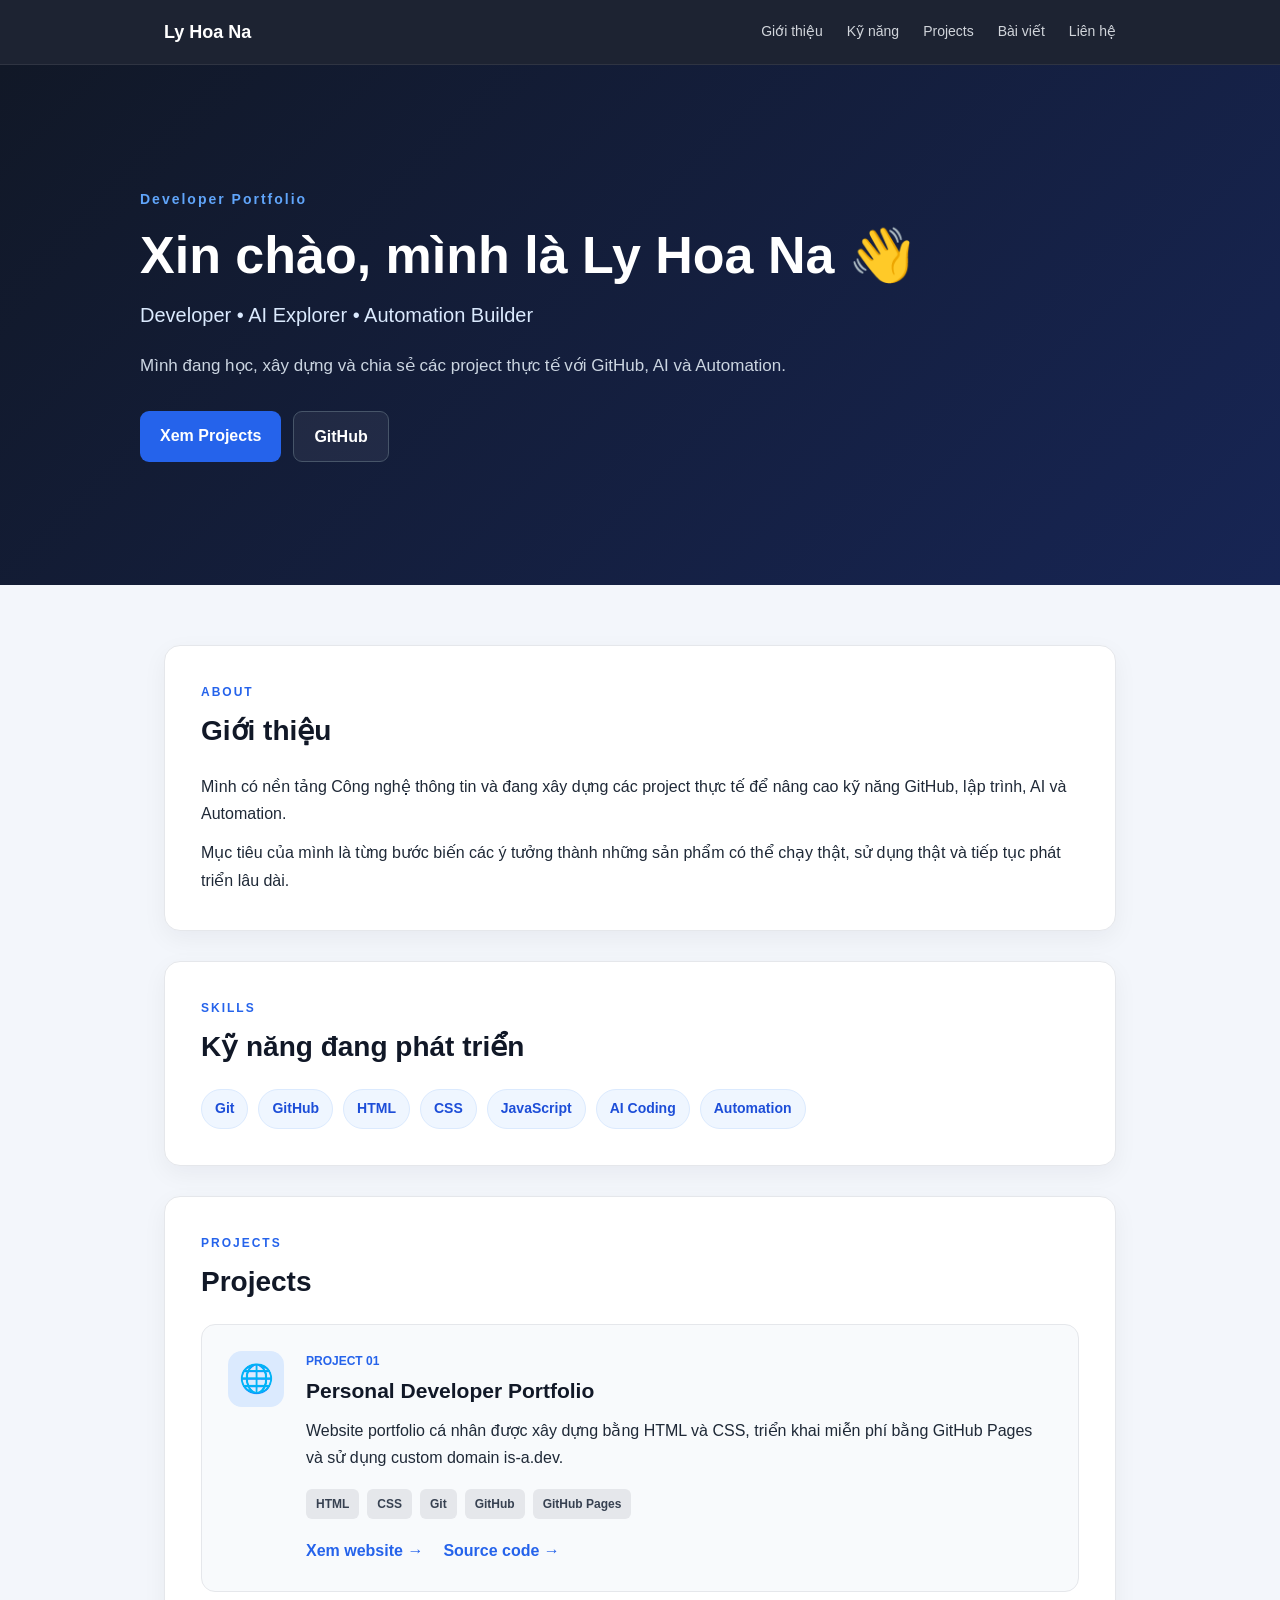
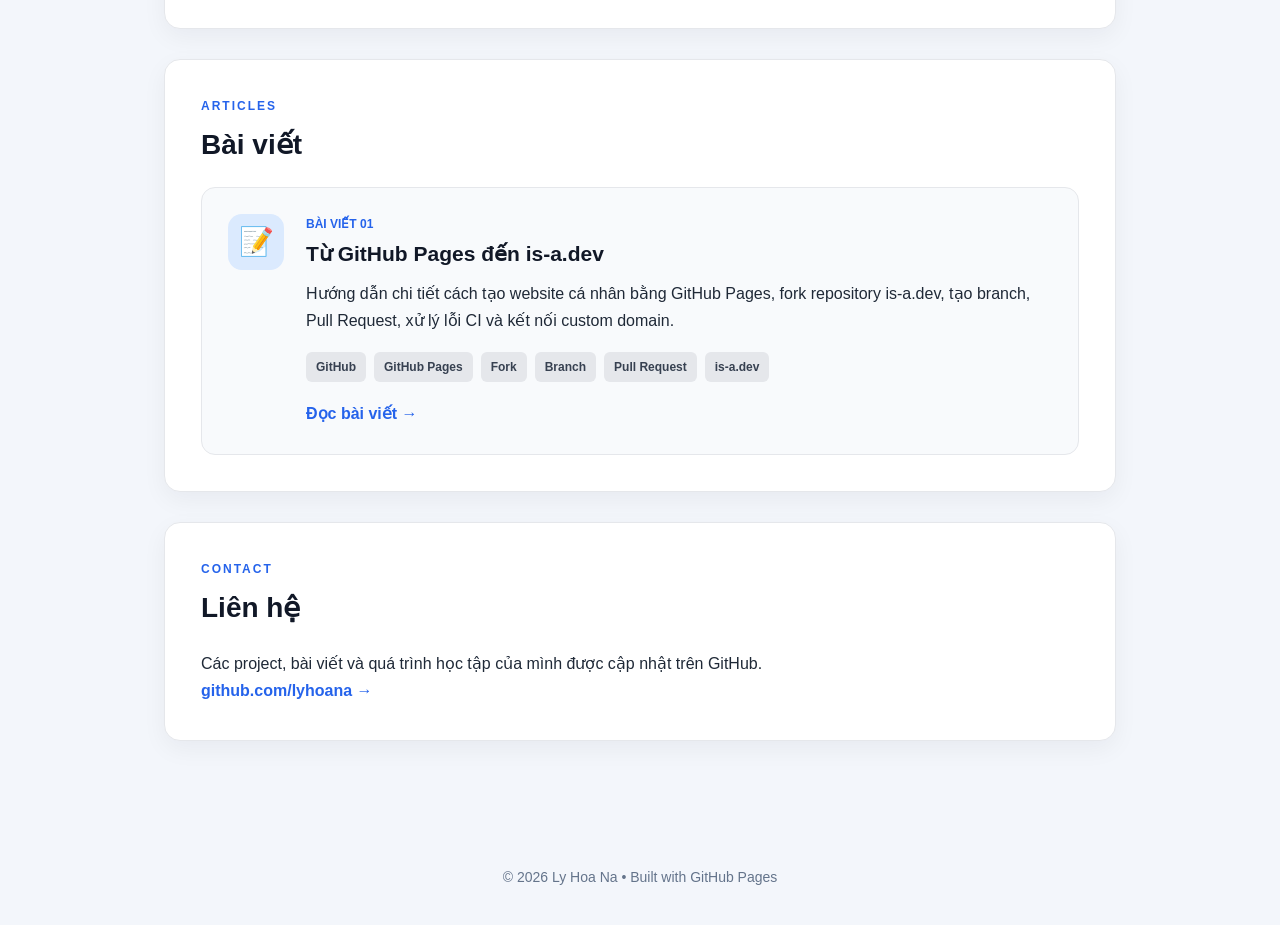
<file: index.html>
<!DOCTYPE html>
<html lang="vi">

<head>
  <meta charset="UTF-8">
  <meta name="viewport" content="width=device-width, initial-scale=1.0">

  <meta
    name="description"
    content="Portfolio cá nhân của Ly Hoa Na - GitHub, AI, Automation, project thực tế và các bài viết chia sẻ kinh nghiệm."
  >

  <title>Ly Hoa Na | Developer Portfolio</title>

  <link rel="stylesheet" href="style.css">
</head>

<body>

  <nav class="navbar">
    <div class="nav-container">
      <a class="logo" href="#home">Ly Hoa Na</a>

      <div class="nav-links">
        <a href="#about">Giới thiệu</a>
        <a href="#skills">Kỹ năng</a>
        <a href="#projects">Projects</a>
        <a href="#articles">Bài viết</a>
        <a href="#contact">Liên hệ</a>
      </div>
    </div>
  </nav>

  <header id="home" class="hero">
    <div class="hero-content">

      <p class="hero-label">Developer Portfolio</p>

      <h1>Xin chào, mình là Ly Hoa Na 👋</h1>

      <p class="hero-description">
        Developer • AI Explorer • Automation Builder
      </p>

      <p class="hero-text">
        Mình đang học, xây dựng và chia sẻ các project thực tế
        với GitHub, AI và Automation.
      </p>

      <div class="hero-buttons">

        <a
          class="button button-primary"
          href="#projects"
        >
          Xem Projects
        </a>

        <a
          class="button button-secondary"
          href="https://github.com/lyhoana"
          target="_blank"
          rel="noopener noreferrer"
        >
          GitHub
        </a>

      </div>
    </div>
  </header>

  <main>

    <section id="about">
      <p class="section-label">ABOUT</p>

      <h2>Giới thiệu</h2>

      <p>
        Mình có nền tảng Công nghệ thông tin và đang xây dựng các project
        thực tế để nâng cao kỹ năng GitHub, lập trình, AI và Automation.
      </p>

      <p>
        Mục tiêu của mình là từng bước biến các ý tưởng thành những sản phẩm
        có thể chạy thật, sử dụng thật và tiếp tục phát triển lâu dài.
      </p>
    </section>

    <section id="skills">
      <p class="section-label">SKILLS</p>

      <h2>Kỹ năng đang phát triển</h2>

      <div class="skill-list">
        <span class="skill">Git</span>
        <span class="skill">GitHub</span>
        <span class="skill">HTML</span>
        <span class="skill">CSS</span>
        <span class="skill">JavaScript</span>
        <span class="skill">AI Coding</span>
        <span class="skill">Automation</span>
      </div>
    </section>

    <section id="projects">
      <p class="section-label">PROJECTS</p>

      <h2>Projects</h2>

      <div class="project-card">

        <div class="project-icon">
          🌐
        </div>

        <div class="project-content">

          <p class="project-number">
            Project 01
          </p>

          <h3>Personal Developer Portfolio</h3>

          <p>
            Website portfolio cá nhân được xây dựng bằng HTML và CSS,
            triển khai miễn phí bằng GitHub Pages và sử dụng custom domain is-a.dev.
          </p>

          <div class="project-tech">
            <span>HTML</span>
            <span>CSS</span>
            <span>Git</span>
            <span>GitHub</span>
            <span>GitHub Pages</span>
          </div>

          <div class="project-links">

            <a
              href="https://lyhoana.is-a.dev/"
              target="_blank"
              rel="noopener noreferrer"
            >
              Xem website →
            </a>

            <a
              href="https://github.com/lyhoana/lyhoana.github.io"
              target="_blank"
              rel="noopener noreferrer"
            >
              Source code →
            </a>

          </div>

        </div>
      </div>
    </section>

    <section id="articles">
      <p class="section-label">ARTICLES</p>

      <h2>Bài viết</h2>

      <div class="project-card">

        <div class="project-icon">
          📝
        </div>

        <div class="project-content">

          <p class="project-number">
            Bài viết 01
          </p>

          <h3>
            Từ GitHub Pages đến is-a.dev
          </h3>

          <p>
            Hướng dẫn chi tiết cách tạo website cá nhân bằng GitHub Pages,
            fork repository is-a.dev, tạo branch, Pull Request,
            xử lý lỗi CI và kết nối custom domain.
          </p>

          <div class="project-tech">
            <span>GitHub</span>
            <span>GitHub Pages</span>
            <span>Fork</span>
            <span>Branch</span>
            <span>Pull Request</span>
            <span>is-a.dev</span>
          </div>

          <div class="project-links">

            <a href="blog/github-pages-is-a-dev.html">
              Đọc bài viết →
            </a>

          </div>

        </div>
      </div>
    </section>

    <section id="contact">
      <p class="section-label">CONTACT</p>

      <h2>Liên hệ</h2>

      <p>
        Các project, bài viết và quá trình học tập của mình được cập nhật trên GitHub.
      </p>

      <a
        class="contact-link"
        href="https://github.com/lyhoana"
        target="_blank"
        rel="noopener noreferrer"
      >
        github.com/lyhoana →
      </a>
    </section>

  </main>

  <footer>
    <p>© 2026 Ly Hoa Na • Built with GitHub Pages</p>
  </footer>

</body>

</html>
</file>
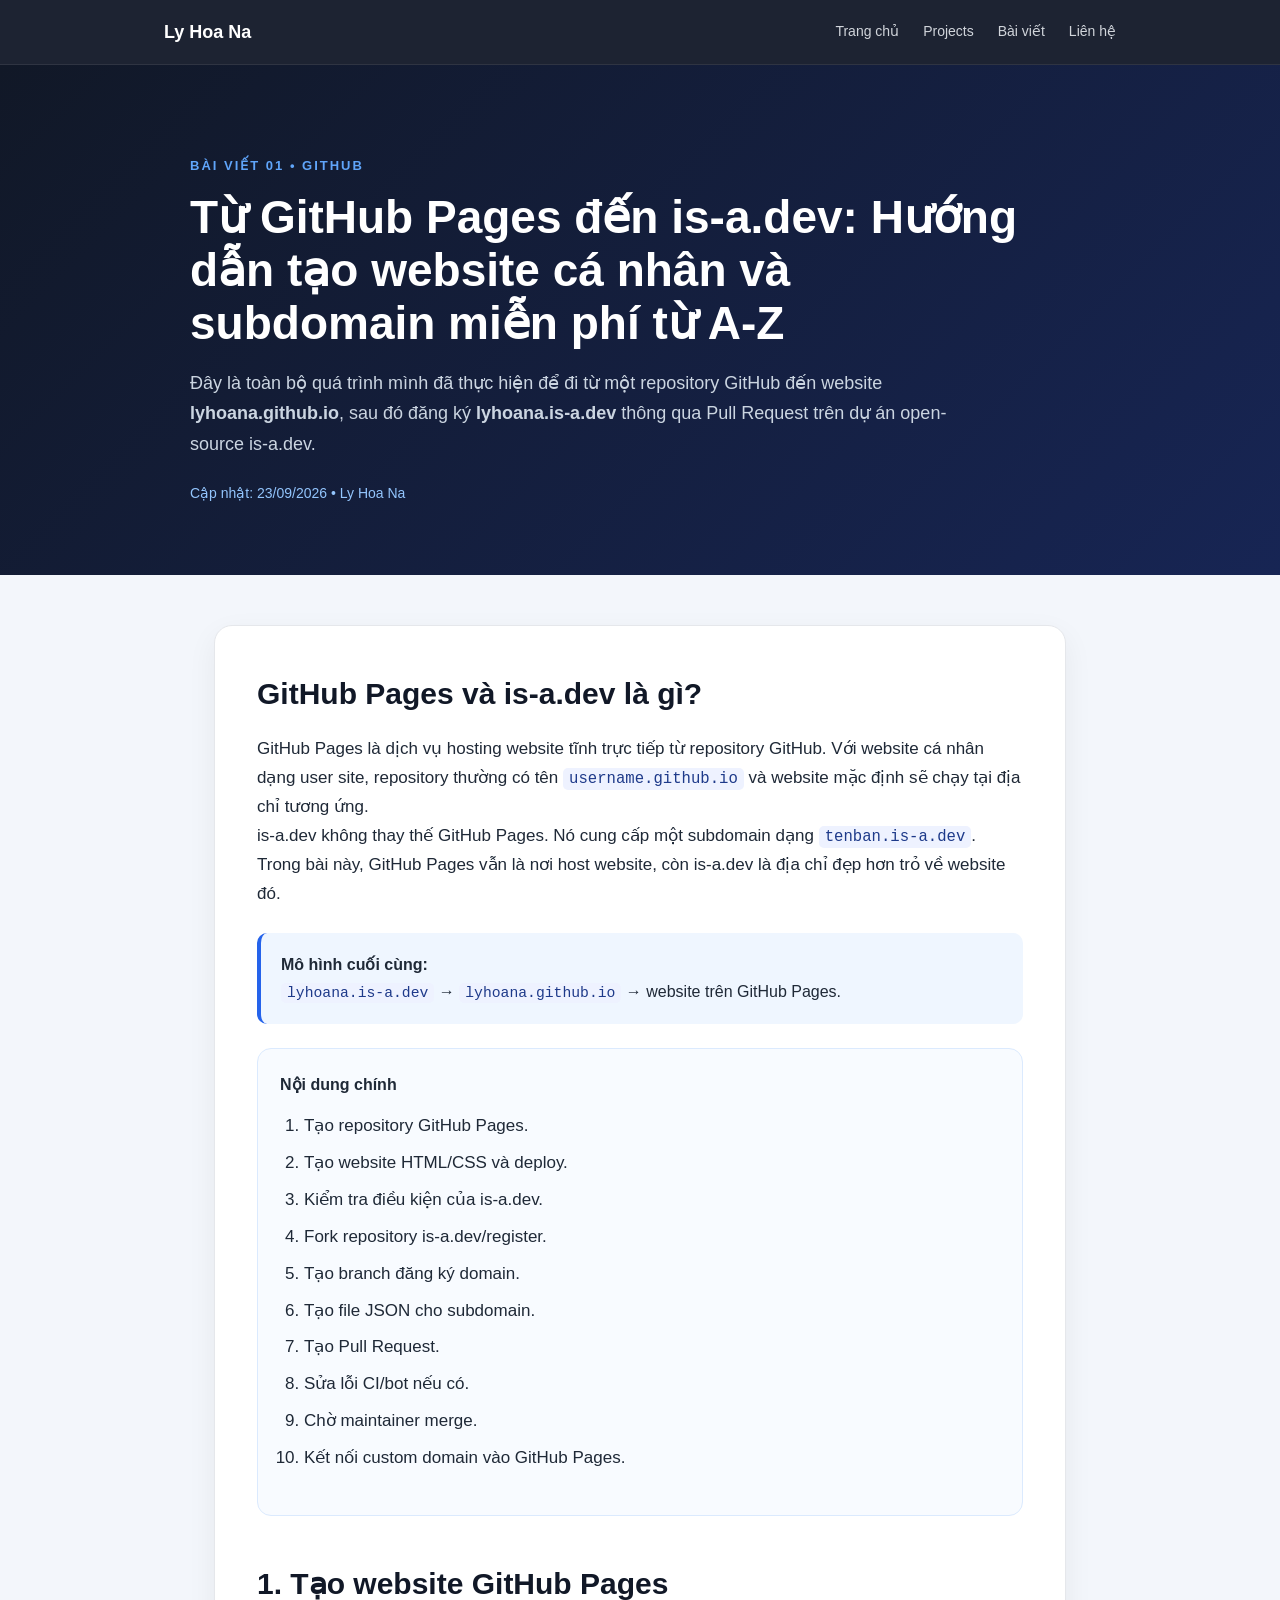
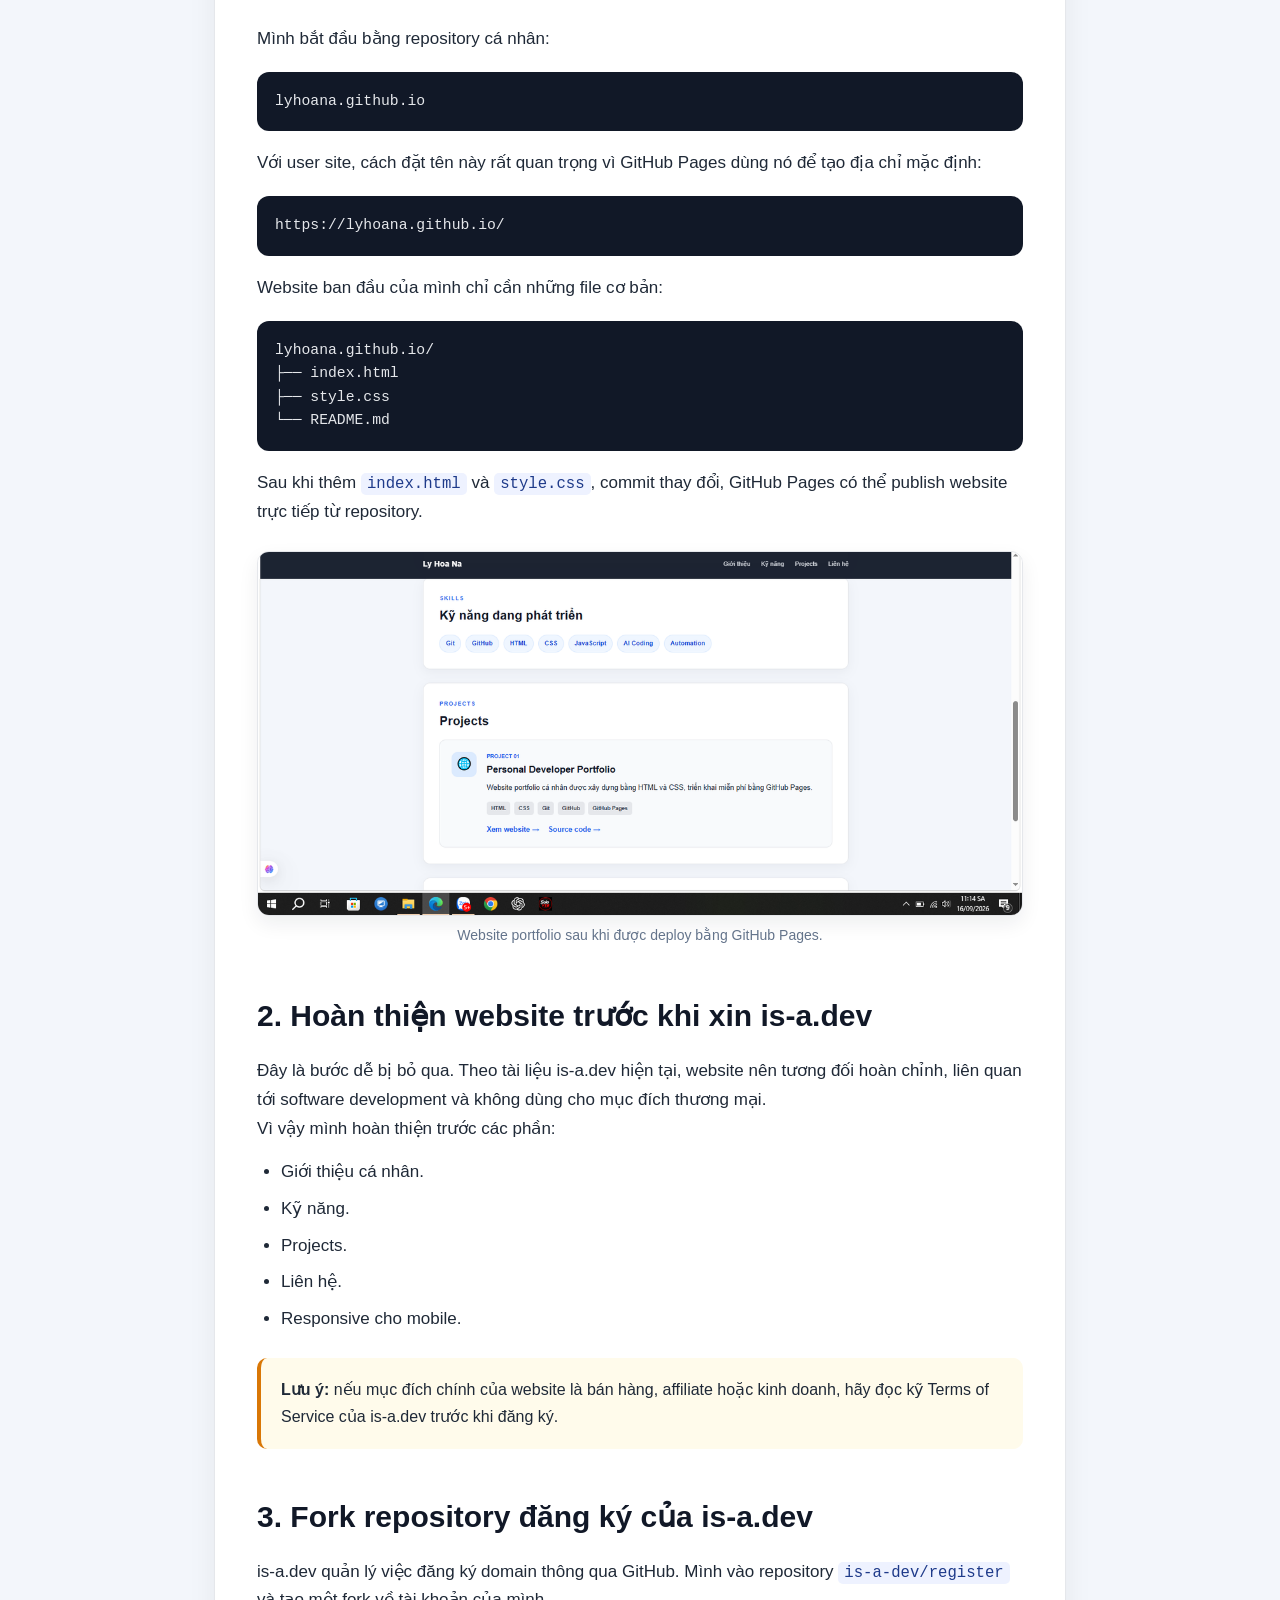
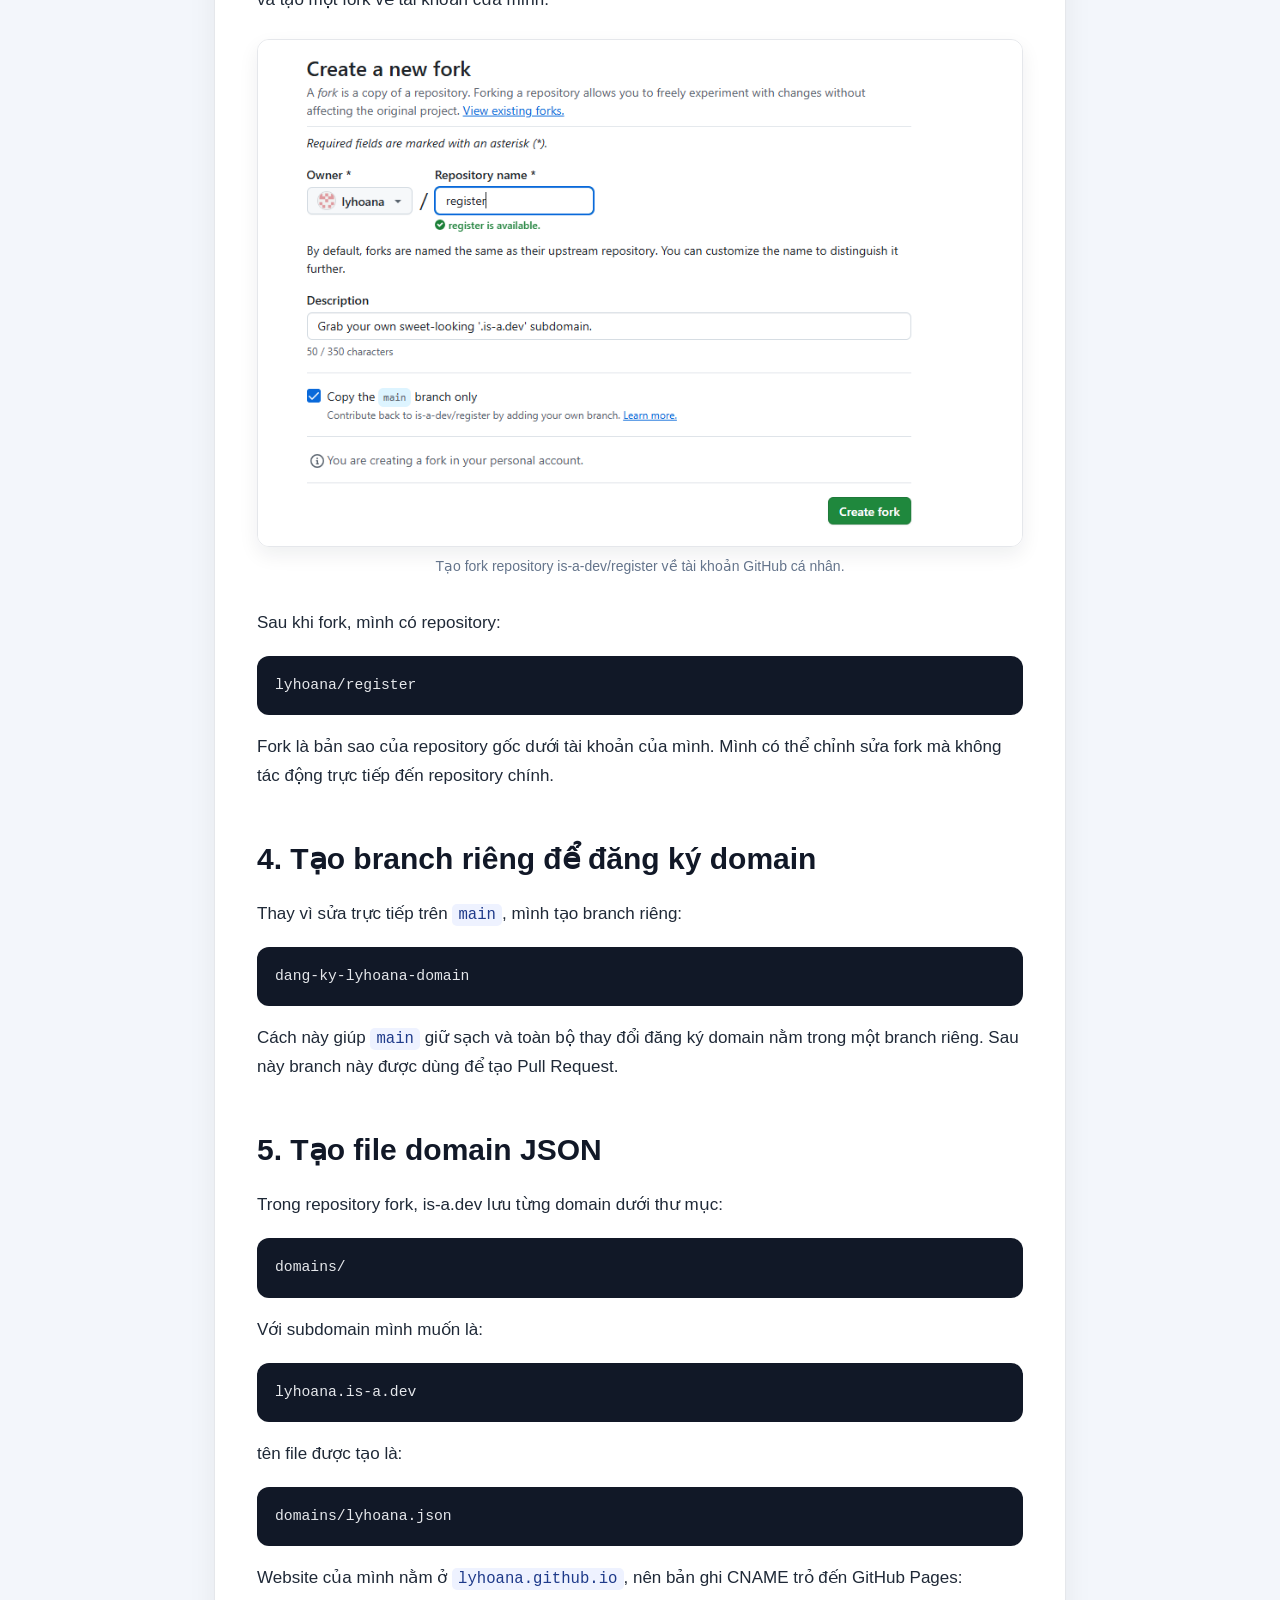
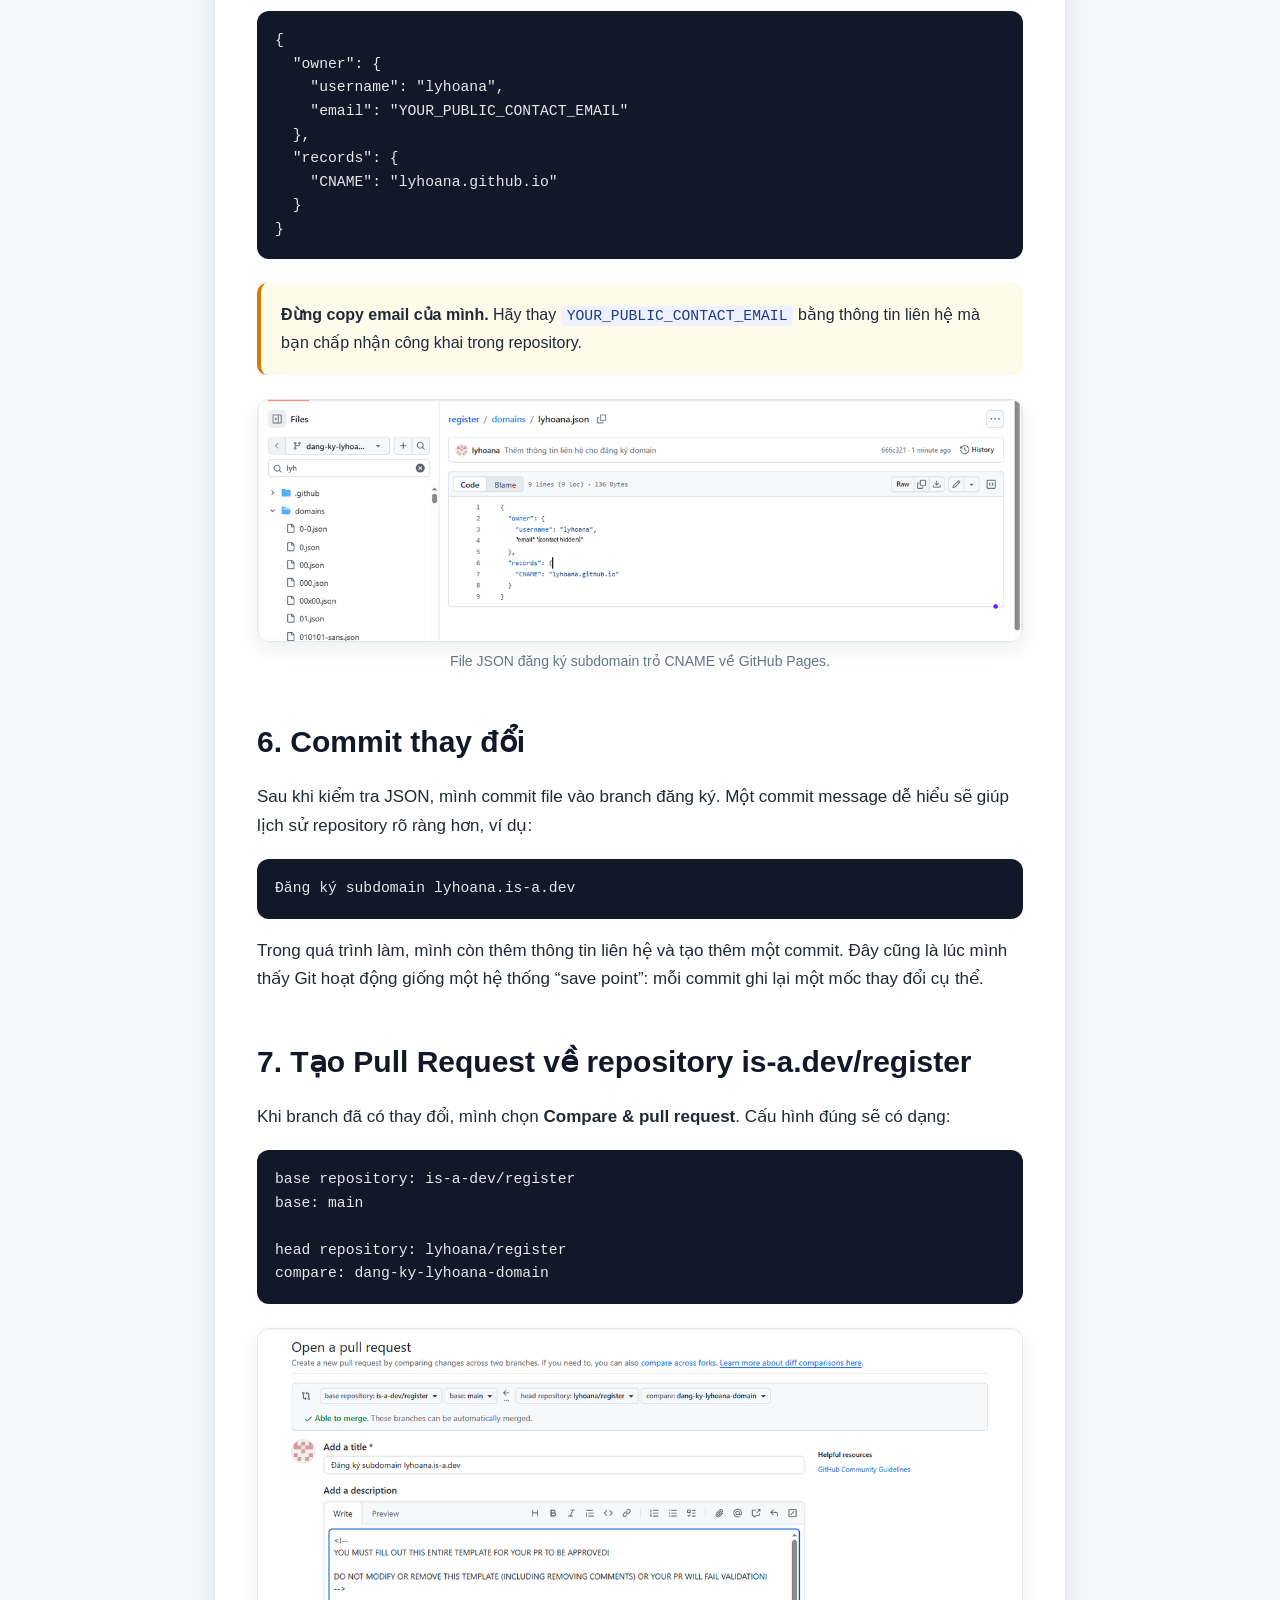
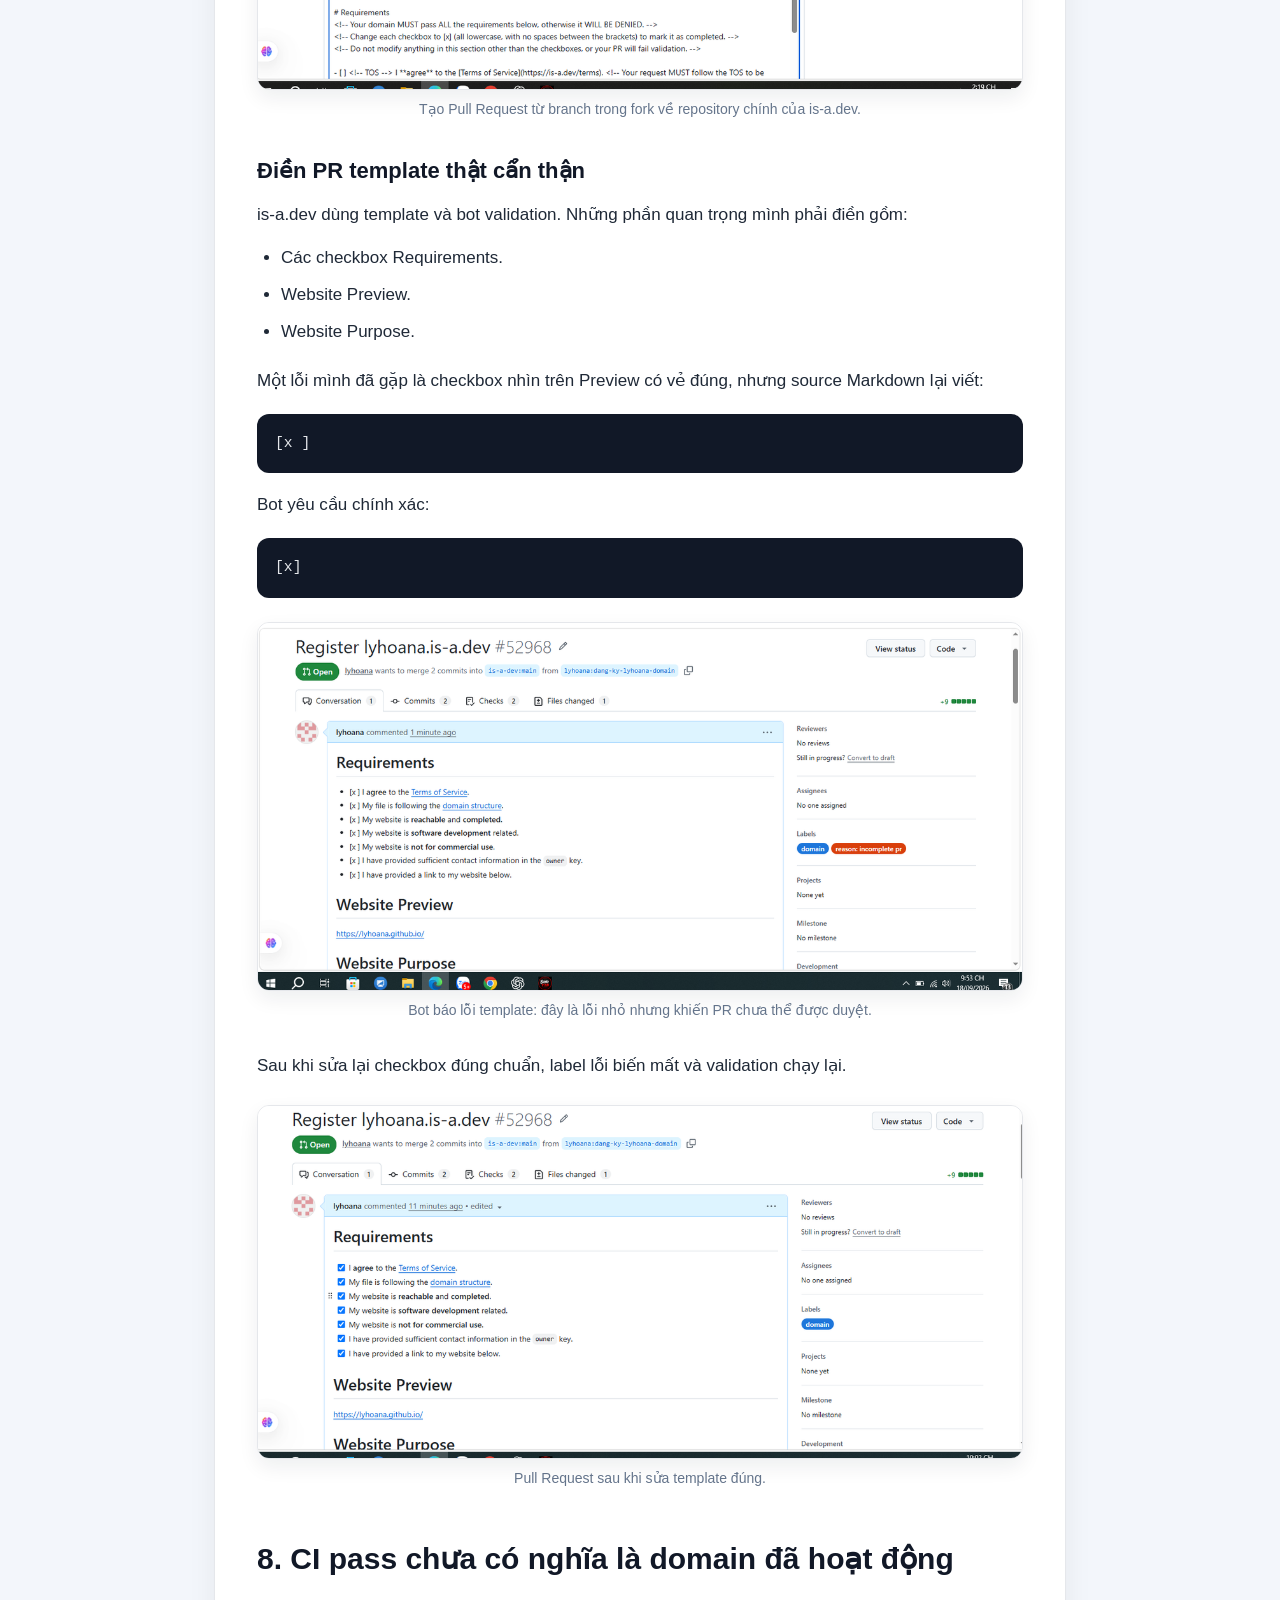
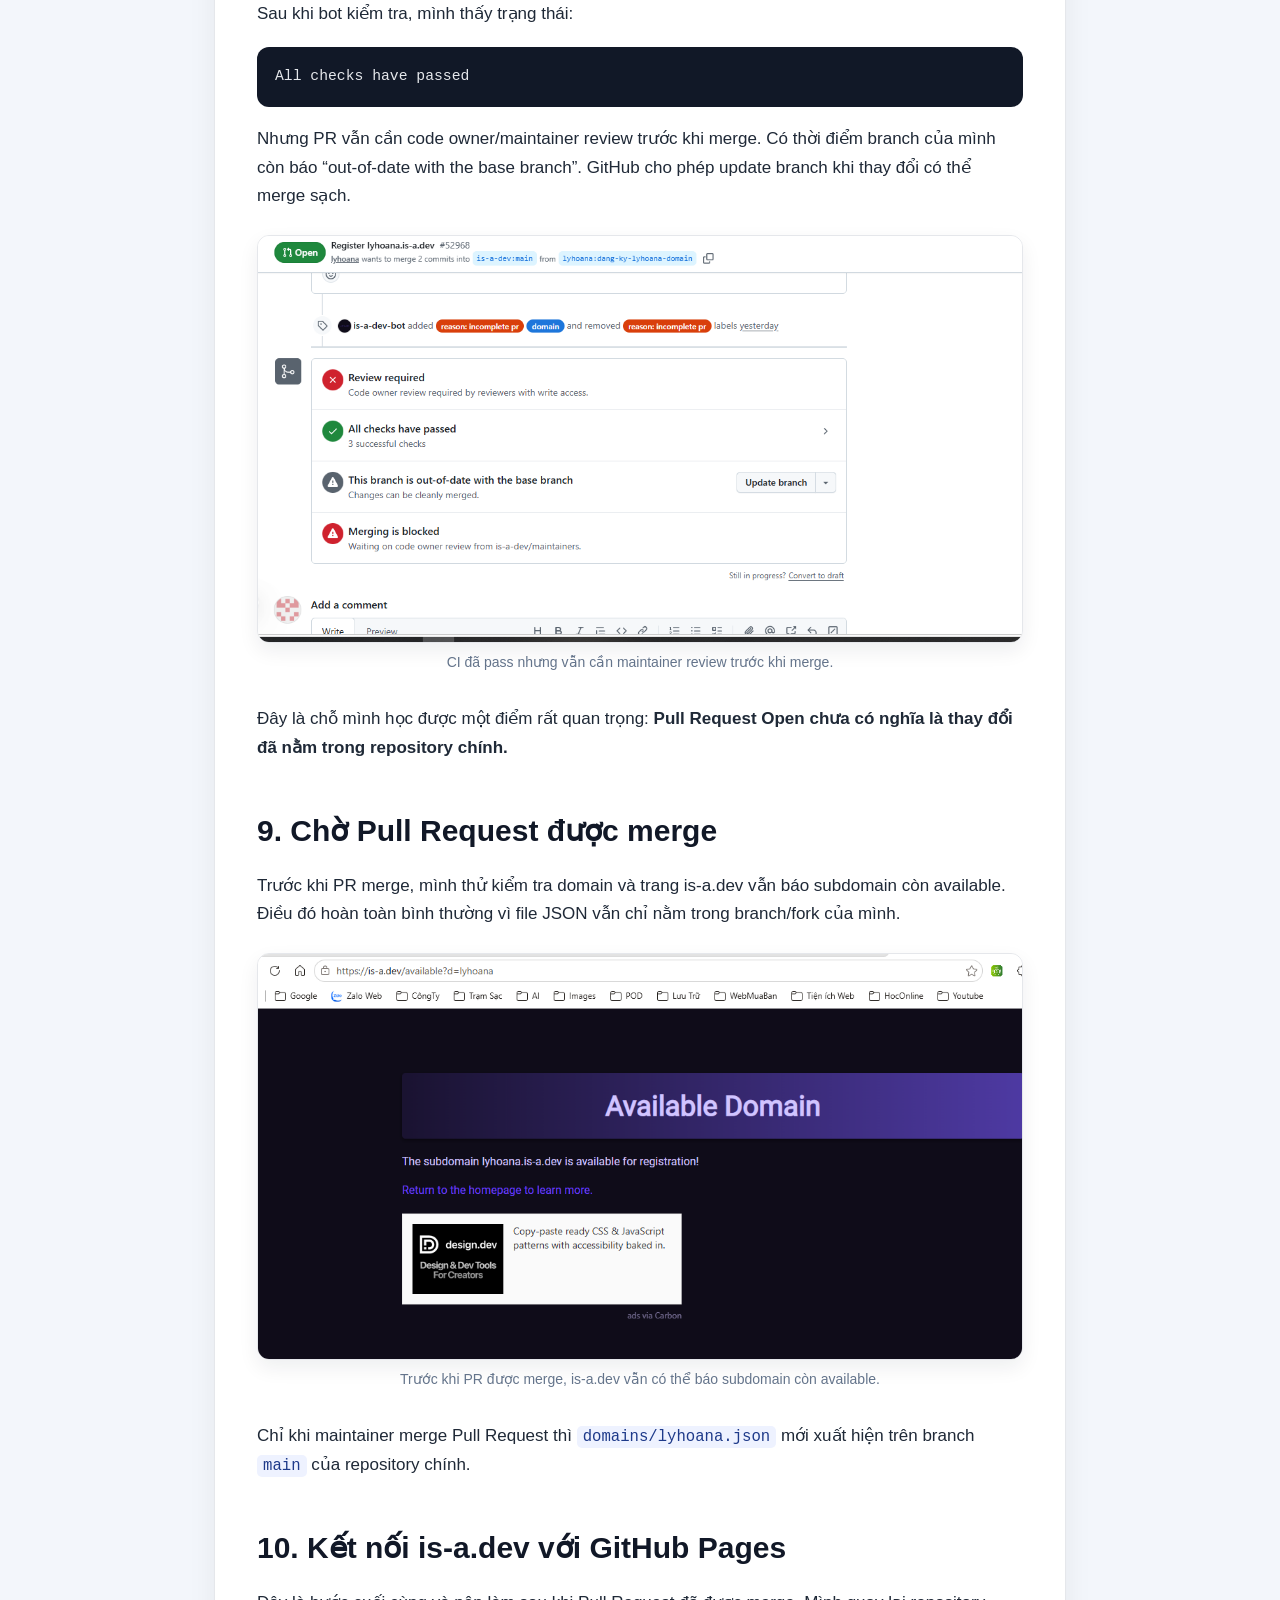
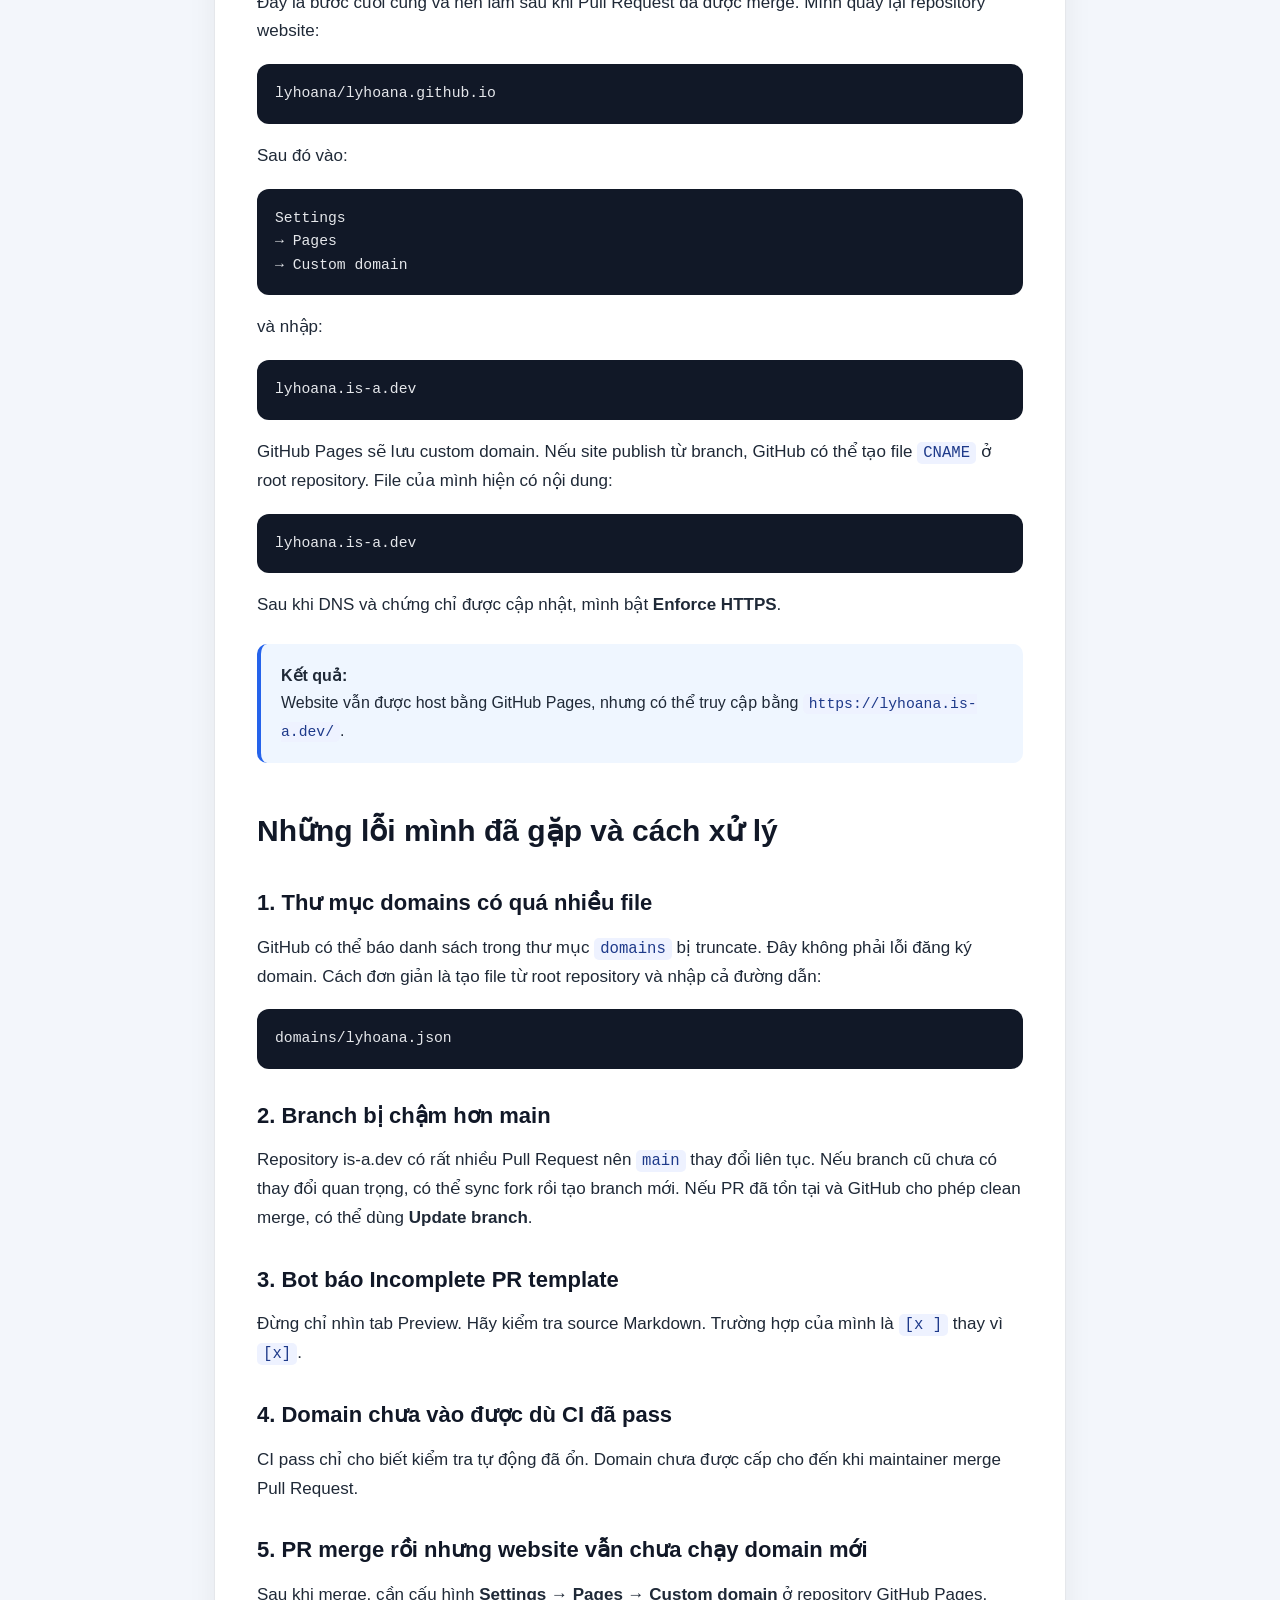
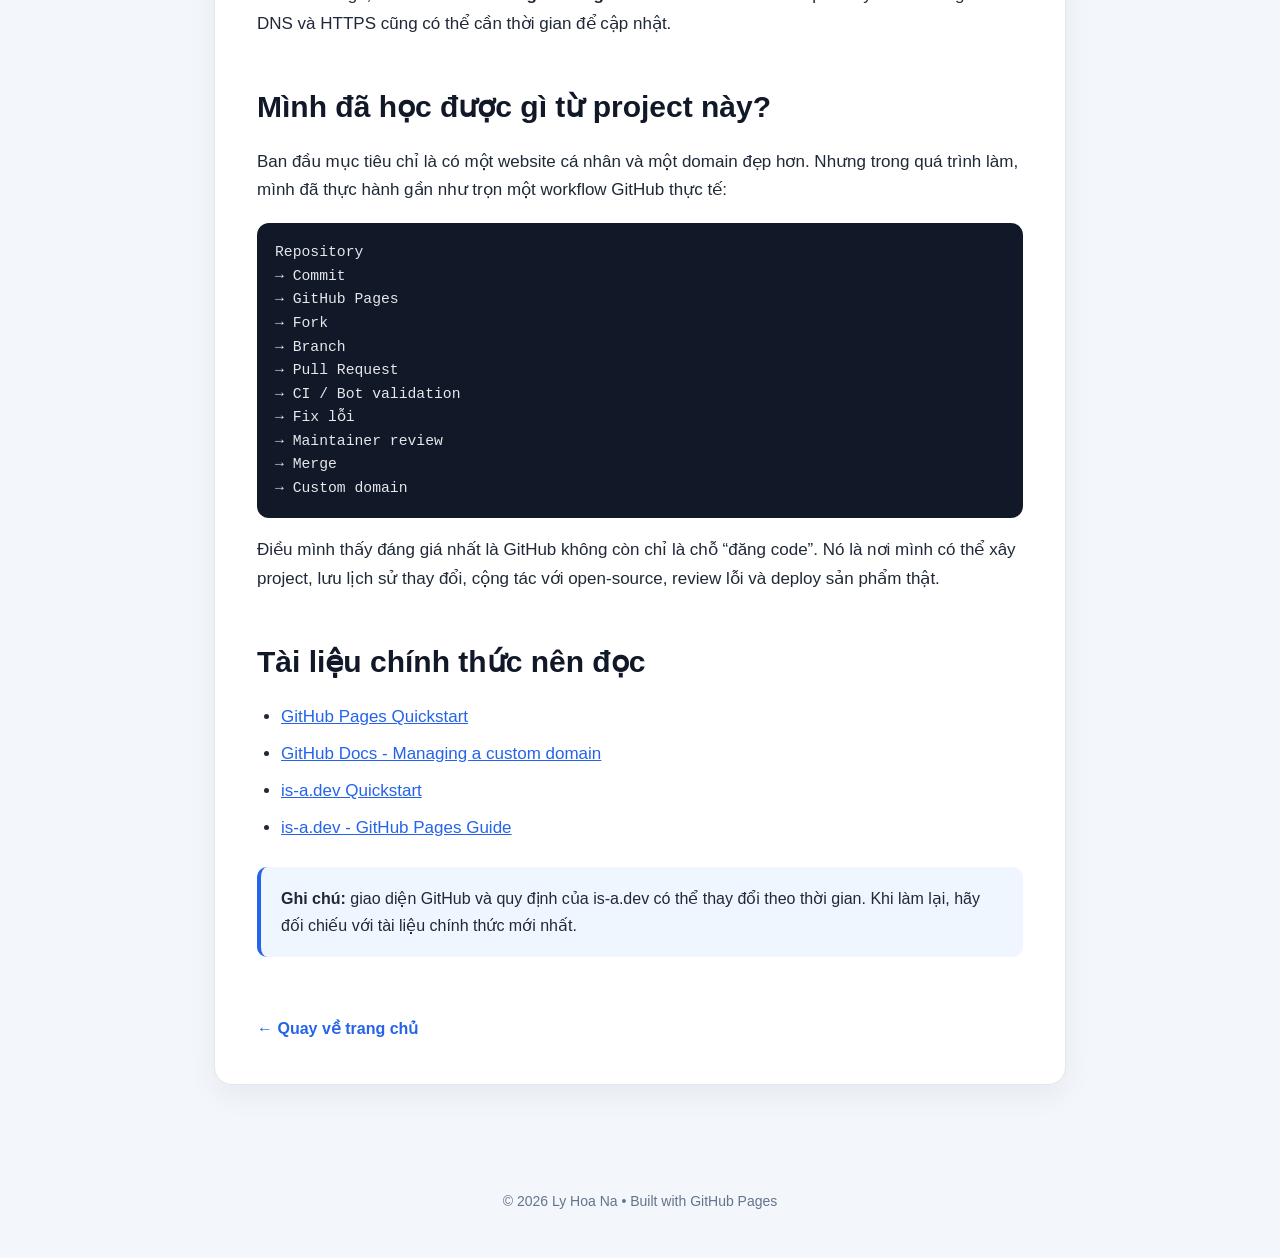
<file: blog/github-pages-is-a-dev.html>
<!DOCTYPE html>
<html lang="vi">

<head>
  <meta charset="UTF-8">
  <meta name="viewport" content="width=device-width, initial-scale=1.0">

  <meta
    name="description"
    content="Hướng dẫn chi tiết cách tạo website bằng GitHub Pages và đăng ký subdomain is-a.dev, dựa trên quá trình thực tế từ lyhoana.github.io đến lyhoana.is-a.dev."
  >

  <title>Từ GitHub Pages đến is-a.dev | Ly Hoa Na</title>

  <link rel="stylesheet" href="../style.css">

  <style>
    .article-hero {
      padding: 90px 24px 70px;
      background: linear-gradient(135deg, #111827, #172554);
      color: white;
    }

    .article-hero-inner {
      max-width: 900px;
      margin: 0 auto;
    }

    .article-hero .eyebrow {
      margin-bottom: 14px;
      color: #60a5fa;
      font-size: 13px;
      font-weight: 700;
      letter-spacing: 2px;
      text-transform: uppercase;
    }

    .article-hero h1 {
      max-width: 850px;
      margin-bottom: 18px;
      font-size: 46px;
      line-height: 1.15;
    }

    .article-hero .lead {
      max-width: 760px;
      color: #cbd5e1;
      font-size: 18px;
    }

    .article-meta {
      margin-top: 22px;
      color: #93c5fd;
      font-size: 14px;
    }

    .article-main {
      max-width: 900px;
      margin: 0 auto;
      padding: 50px 24px 70px;
    }

    .article-content {
      padding: 42px;
      background: white;
      border: 1px solid #e5e7eb;
      border-radius: 18px;
      box-shadow: 0 10px 30px rgba(15, 23, 42, 0.06);
    }

    .article-content h2 {
      margin-top: 42px;
      margin-bottom: 16px;
      font-size: 30px;
    }

    .article-content h2:first-child {
      margin-top: 0;
    }

    .article-content h3 {
      margin-top: 28px;
      margin-bottom: 12px;
      color: #111827;
      font-size: 22px;
    }

    .article-content p,
    .article-content li {
      font-size: 17px;
    }

    .article-content ul,
    .article-content ol {
      margin: 14px 0 20px 24px;
    }

    .article-content li + li {
      margin-top: 8px;
    }

    .article-content a {
      color: #2563eb;
    }

    .article-content code {
      padding: 2px 6px;
      border-radius: 5px;
      background: #eef2ff;
      color: #1e3a8a;
      font-family: Consolas, Monaco, monospace;
      font-size: 0.92em;
    }

    .article-content pre {
      overflow-x: auto;
      margin: 18px 0;
      padding: 18px;
      border-radius: 12px;
      background: #111827;
      color: #e5e7eb;
      line-height: 1.6;
    }

    .article-content pre code {
      padding: 0;
      background: transparent;
      color: inherit;
    }

    .callout {
      margin: 24px 0;
      padding: 18px 20px;
      border-left: 4px solid #2563eb;
      border-radius: 10px;
      background: #eff6ff;
    }

    .callout.warning {
      border-left-color: #d97706;
      background: #fffbeb;
    }

    .toc {
      margin: 24px 0 34px;
      padding: 22px;
      border: 1px solid #dbeafe;
      border-radius: 14px;
      background: #f8fbff;
    }

    .toc strong {
      display: block;
      margin-bottom: 10px;
    }

    figure {
      margin: 24px 0 30px;
    }

    figure img {
      display: block;
      width: 100%;
      height: auto;
      border: 1px solid #e5e7eb;
      border-radius: 12px;
      box-shadow: 0 8px 20px rgba(15, 23, 42, 0.07);
    }

    figcaption {
      margin-top: 8px;
      color: #64748b;
      font-size: 14px;
      text-align: center;
    }

    .back-home {
      display: inline-block;
      margin-top: 34px;
      color: #2563eb;
      font-weight: 700;
      text-decoration: none;
    }

    @media (max-width: 700px) {
      .article-hero {
        padding: 60px 20px 50px;
      }

      .article-hero h1 {
        font-size: 34px;
      }

      .article-main {
        padding: 28px 14px 50px;
      }

      .article-content {
        padding: 24px;
      }

      .article-content h2 {
        font-size: 26px;
      }
    }
  </style>
</head>

<body>

  <nav class="navbar">
    <div class="nav-container">
      <a class="logo" href="../index.html">Ly Hoa Na</a>

      <div class="nav-links">
        <a href="../index.html">Trang chủ</a>
        <a href="../index.html#projects">Projects</a>
        <a href="../index.html#articles">Bài viết</a>
        <a href="../index.html#contact">Liên hệ</a>
      </div>
    </div>
  </nav>

  <header class="article-hero">
    <div class="article-hero-inner">
      <p class="eyebrow">Bài viết 01 • GitHub</p>

      <h1>
        Từ GitHub Pages đến is-a.dev:
        Hướng dẫn tạo website cá nhân và subdomain miễn phí từ A-Z
      </h1>

      <p class="lead">
        Đây là toàn bộ quá trình mình đã thực hiện để đi từ một repository GitHub
        đến website <strong>lyhoana.github.io</strong>, sau đó đăng ký
        <strong>lyhoana.is-a.dev</strong> thông qua Pull Request trên dự án open-source is-a.dev.
      </p>

      <p class="article-meta">
        Cập nhật: 23/09/2026 • Ly Hoa Na
      </p>
    </div>
  </header>

  <main class="article-main">
    <article class="article-content">

      <h2>GitHub Pages và is-a.dev là gì?</h2>

      <p>
        GitHub Pages là dịch vụ hosting website tĩnh trực tiếp từ repository GitHub.
        Với website cá nhân dạng user site, repository thường có tên
        <code>username.github.io</code> và website mặc định sẽ chạy tại địa chỉ tương ứng.
      </p>

      <p>
        is-a.dev không thay thế GitHub Pages. Nó cung cấp một subdomain dạng
        <code>tenban.is-a.dev</code>. Trong bài này, GitHub Pages vẫn là nơi host website,
        còn is-a.dev là địa chỉ đẹp hơn trỏ về website đó.
      </p>

      <div class="callout">
        <strong>Mô hình cuối cùng:</strong><br>
        <code>lyhoana.is-a.dev</code> → <code>lyhoana.github.io</code> → website trên GitHub Pages.
      </div>

      <div class="toc">
        <strong>Nội dung chính</strong>
        <ol>
          <li>Tạo repository GitHub Pages.</li>
          <li>Tạo website HTML/CSS và deploy.</li>
          <li>Kiểm tra điều kiện của is-a.dev.</li>
          <li>Fork repository is-a.dev/register.</li>
          <li>Tạo branch đăng ký domain.</li>
          <li>Tạo file JSON cho subdomain.</li>
          <li>Tạo Pull Request.</li>
          <li>Sửa lỗi CI/bot nếu có.</li>
          <li>Chờ maintainer merge.</li>
          <li>Kết nối custom domain vào GitHub Pages.</li>
        </ol>
      </div>

      <h2>1. Tạo website GitHub Pages</h2>

      <p>
        Mình bắt đầu bằng repository cá nhân:
      </p>

      <pre><code>lyhoana.github.io</code></pre>

      <p>
        Với user site, cách đặt tên này rất quan trọng vì GitHub Pages dùng nó để tạo
        địa chỉ mặc định:
      </p>

      <pre><code>https://lyhoana.github.io/</code></pre>

      <p>
        Website ban đầu của mình chỉ cần những file cơ bản:
      </p>

      <pre><code>lyhoana.github.io/
├── index.html
├── style.css
└── README.md</code></pre>

      <p>
        Sau khi thêm <code>index.html</code> và <code>style.css</code>, commit thay đổi,
        GitHub Pages có thể publish website trực tiếp từ repository.
      </p>

      <figure>
        <img
          src="../assets/images/github-isadev/01-portfolio-github-pages.png"
          alt="Website portfolio chạy trên GitHub Pages"
          loading="lazy"
        >
        <figcaption>
          Website portfolio sau khi được deploy bằng GitHub Pages.
        </figcaption>
      </figure>

      <h2>2. Hoàn thiện website trước khi xin is-a.dev</h2>

      <p>
        Đây là bước dễ bị bỏ qua. Theo tài liệu is-a.dev hiện tại, website nên
        tương đối hoàn chỉnh, liên quan tới software development và không dùng cho
        mục đích thương mại.
      </p>

      <p>
        Vì vậy mình hoàn thiện trước các phần:
      </p>

      <ul>
        <li>Giới thiệu cá nhân.</li>
        <li>Kỹ năng.</li>
        <li>Projects.</li>
        <li>Liên hệ.</li>
        <li>Responsive cho mobile.</li>
      </ul>

      <div class="callout warning">
        <strong>Lưu ý:</strong>
        nếu mục đích chính của website là bán hàng, affiliate hoặc kinh doanh,
        hãy đọc kỹ Terms of Service của is-a.dev trước khi đăng ký.
      </div>

      <h2>3. Fork repository đăng ký của is-a.dev</h2>

      <p>
        is-a.dev quản lý việc đăng ký domain thông qua GitHub.
        Mình vào repository <code>is-a-dev/register</code> và tạo một fork về tài khoản của mình.
      </p>

      <figure>
        <img
          src="../assets/images/github-isadev/02-fork-is-a-dev.png"
          alt="Màn hình Create a new fork của repository is-a-dev/register"
          loading="lazy"
        >
        <figcaption>
          Tạo fork repository is-a-dev/register về tài khoản GitHub cá nhân.
        </figcaption>
      </figure>

      <p>
        Sau khi fork, mình có repository:
      </p>

      <pre><code>lyhoana/register</code></pre>

      <p>
        Fork là bản sao của repository gốc dưới tài khoản của mình.
        Mình có thể chỉnh sửa fork mà không tác động trực tiếp đến repository chính.
      </p>

      <h2>4. Tạo branch riêng để đăng ký domain</h2>

      <p>
        Thay vì sửa trực tiếp trên <code>main</code>, mình tạo branch riêng:
      </p>

      <pre><code>dang-ky-lyhoana-domain</code></pre>

      <p>
        Cách này giúp <code>main</code> giữ sạch và toàn bộ thay đổi đăng ký domain
        nằm trong một branch riêng. Sau này branch này được dùng để tạo Pull Request.
      </p>

      <h2>5. Tạo file domain JSON</h2>

      <p>
        Trong repository fork, is-a.dev lưu từng domain dưới thư mục:
      </p>

      <pre><code>domains/</code></pre>

      <p>
        Với subdomain mình muốn là:
      </p>

      <pre><code>lyhoana.is-a.dev</code></pre>

      <p>
        tên file được tạo là:
      </p>

      <pre><code>domains/lyhoana.json</code></pre>

      <p>
        Website của mình nằm ở <code>lyhoana.github.io</code>, nên bản ghi CNAME
        trỏ đến GitHub Pages:
      </p>

      <pre><code>{
  "owner": {
    "username": "lyhoana",
    "email": "YOUR_PUBLIC_CONTACT_EMAIL"
  },
  "records": {
    "CNAME": "lyhoana.github.io"
  }
}</code></pre>

      <div class="callout warning">
        <strong>Đừng copy email của mình.</strong>
        Hãy thay <code>YOUR_PUBLIC_CONTACT_EMAIL</code> bằng thông tin liên hệ mà bạn
        chấp nhận công khai trong repository.
      </div>

      <figure>
        <img
          src="../assets/images/github-isadev/03-domain-json.png"
          alt="File lyhoana.json trong thư mục domains"
          loading="lazy"
        >
        <figcaption>
          File JSON đăng ký subdomain trỏ CNAME về GitHub Pages.
        </figcaption>
      </figure>

      <h2>6. Commit thay đổi</h2>

      <p>
        Sau khi kiểm tra JSON, mình commit file vào branch đăng ký.
        Một commit message dễ hiểu sẽ giúp lịch sử repository rõ ràng hơn, ví dụ:
      </p>

      <pre><code>Đăng ký subdomain lyhoana.is-a.dev</code></pre>

      <p>
        Trong quá trình làm, mình còn thêm thông tin liên hệ và tạo thêm một commit.
        Đây cũng là lúc mình thấy Git hoạt động giống một hệ thống “save point”:
        mỗi commit ghi lại một mốc thay đổi cụ thể.
      </p>

      <h2>7. Tạo Pull Request về repository is-a.dev/register</h2>

      <p>
        Khi branch đã có thay đổi, mình chọn <strong>Compare &amp; pull request</strong>.
        Cấu hình đúng sẽ có dạng:
      </p>

      <pre><code>base repository: is-a-dev/register
base: main

head repository: lyhoana/register
compare: dang-ky-lyhoana-domain</code></pre>

      <figure>
        <img
          src="../assets/images/github-isadev/04-open-pull-request.png"
          alt="Màn hình Open a pull request"
          loading="lazy"
        >
        <figcaption>
          Tạo Pull Request từ branch trong fork về repository chính của is-a.dev.
        </figcaption>
      </figure>

      <h3>Điền PR template thật cẩn thận</h3>

      <p>
        is-a.dev dùng template và bot validation. Những phần quan trọng mình phải điền gồm:
      </p>

      <ul>
        <li>Các checkbox Requirements.</li>
        <li>Website Preview.</li>
        <li>Website Purpose.</li>
      </ul>

      <p>
        Một lỗi mình đã gặp là checkbox nhìn trên Preview có vẻ đúng,
        nhưng source Markdown lại viết:
      </p>

      <pre><code>[x ]</code></pre>

      <p>
        Bot yêu cầu chính xác:
      </p>

      <pre><code>[x]</code></pre>

      <figure>
        <img
          src="../assets/images/github-isadev/05-pr-template-error.png"
          alt="Pull Request bị báo incomplete PR template"
          loading="lazy"
        >
        <figcaption>
          Bot báo lỗi template: đây là lỗi nhỏ nhưng khiến PR chưa thể được duyệt.
        </figcaption>
      </figure>

      <p>
        Sau khi sửa lại checkbox đúng chuẩn, label lỗi biến mất và validation chạy lại.
      </p>

      <figure>
        <img
          src="../assets/images/github-isadev/07-pr-corrected.png"
          alt="Pull Request sau khi sửa template"
          loading="lazy"
        >
        <figcaption>
          Pull Request sau khi sửa template đúng.
        </figcaption>
      </figure>

      <h2>8. CI pass chưa có nghĩa là domain đã hoạt động</h2>

      <p>
        Sau khi bot kiểm tra, mình thấy trạng thái:
      </p>

      <pre><code>All checks have passed</code></pre>

      <p>
        Nhưng PR vẫn cần code owner/maintainer review trước khi merge.
        Có thời điểm branch của mình còn báo “out-of-date with the base branch”.
        GitHub cho phép update branch khi thay đổi có thể merge sạch.
      </p>

      <figure>
        <img
          src="../assets/images/github-isadev/06-checks-review.png"
          alt="GitHub báo all checks have passed nhưng vẫn review required"
          loading="lazy"
        >
        <figcaption>
          CI đã pass nhưng vẫn cần maintainer review trước khi merge.
        </figcaption>
      </figure>

      <p>
        Đây là chỗ mình học được một điểm rất quan trọng:
        <strong>Pull Request Open chưa có nghĩa là thay đổi đã nằm trong repository chính.</strong>
      </p>

      <h2>9. Chờ Pull Request được merge</h2>

      <p>
        Trước khi PR merge, mình thử kiểm tra domain và trang is-a.dev vẫn báo
        subdomain còn available. Điều đó hoàn toàn bình thường vì file JSON vẫn chỉ
        nằm trong branch/fork của mình.
      </p>

      <figure>
        <img
          src="../assets/images/github-isadev/08-domain-available-before-merge.png"
          alt="is-a.dev báo domain vẫn available trước khi Pull Request được merge"
          loading="lazy"
        >
        <figcaption>
          Trước khi PR được merge, is-a.dev vẫn có thể báo subdomain còn available.
        </figcaption>
      </figure>

      <p>
        Chỉ khi maintainer merge Pull Request thì
        <code>domains/lyhoana.json</code> mới xuất hiện trên branch <code>main</code>
        của repository chính.
      </p>

      <h2>10. Kết nối is-a.dev với GitHub Pages</h2>

      <p>
        Đây là bước cuối cùng và nên làm sau khi Pull Request đã được merge.
        Mình quay lại repository website:
      </p>

      <pre><code>lyhoana/lyhoana.github.io</code></pre>

      <p>
        Sau đó vào:
      </p>

      <pre><code>Settings
→ Pages
→ Custom domain</code></pre>

      <p>
        và nhập:
      </p>

      <pre><code>lyhoana.is-a.dev</code></pre>

      <p>
        GitHub Pages sẽ lưu custom domain. Nếu site publish từ branch,
        GitHub có thể tạo file <code>CNAME</code> ở root repository.
        File của mình hiện có nội dung:
      </p>

      <pre><code>lyhoana.is-a.dev</code></pre>

      <p>
        Sau khi DNS và chứng chỉ được cập nhật, mình bật
        <strong>Enforce HTTPS</strong>.
      </p>

      <div class="callout">
        <strong>Kết quả:</strong><br>
        Website vẫn được host bằng GitHub Pages, nhưng có thể truy cập bằng
        <code>https://lyhoana.is-a.dev/</code>.
      </div>

      <h2>Những lỗi mình đã gặp và cách xử lý</h2>

      <h3>1. Thư mục domains có quá nhiều file</h3>

      <p>
        GitHub có thể báo danh sách trong thư mục <code>domains</code> bị truncate.
        Đây không phải lỗi đăng ký domain. Cách đơn giản là tạo file từ root repository
        và nhập cả đường dẫn:
      </p>

      <pre><code>domains/lyhoana.json</code></pre>

      <h3>2. Branch bị chậm hơn main</h3>

      <p>
        Repository is-a.dev có rất nhiều Pull Request nên <code>main</code> thay đổi liên tục.
        Nếu branch cũ chưa có thay đổi quan trọng, có thể sync fork rồi tạo branch mới.
        Nếu PR đã tồn tại và GitHub cho phép clean merge, có thể dùng
        <strong>Update branch</strong>.
      </p>

      <h3>3. Bot báo Incomplete PR template</h3>

      <p>
        Đừng chỉ nhìn tab Preview. Hãy kiểm tra source Markdown.
        Trường hợp của mình là <code>[x ]</code> thay vì <code>[x]</code>.
      </p>

      <h3>4. Domain chưa vào được dù CI đã pass</h3>

      <p>
        CI pass chỉ cho biết kiểm tra tự động đã ổn.
        Domain chưa được cấp cho đến khi maintainer merge Pull Request.
      </p>

      <h3>5. PR merge rồi nhưng website vẫn chưa chạy domain mới</h3>

      <p>
        Sau khi merge, cần cấu hình <strong>Settings → Pages → Custom domain</strong>
        ở repository GitHub Pages. DNS và HTTPS cũng có thể cần thời gian để cập nhật.
      </p>

      <h2>Mình đã học được gì từ project này?</h2>

      <p>
        Ban đầu mục tiêu chỉ là có một website cá nhân và một domain đẹp hơn.
        Nhưng trong quá trình làm, mình đã thực hành gần như trọn một workflow GitHub thực tế:
      </p>

      <pre><code>Repository
→ Commit
→ GitHub Pages
→ Fork
→ Branch
→ Pull Request
→ CI / Bot validation
→ Fix lỗi
→ Maintainer review
→ Merge
→ Custom domain</code></pre>

      <p>
        Điều mình thấy đáng giá nhất là GitHub không còn chỉ là chỗ “đăng code”.
        Nó là nơi mình có thể xây project, lưu lịch sử thay đổi, cộng tác với open-source,
        review lỗi và deploy sản phẩm thật.
      </p>

      <h2>Tài liệu chính thức nên đọc</h2>

      <ul>
        <li>
          <a href="https://docs.github.com/en/pages/quickstart" target="_blank" rel="noopener noreferrer">
            GitHub Pages Quickstart
          </a>
        </li>
        <li>
          <a href="https://docs.github.com/en/pages/configuring-a-custom-domain-for-your-github-pages-site/managing-a-custom-domain-for-your-github-pages-site" target="_blank" rel="noopener noreferrer">
            GitHub Docs - Managing a custom domain
          </a>
        </li>
        <li>
          <a href="https://docs.is-a.dev/quickstart/" target="_blank" rel="noopener noreferrer">
            is-a.dev Quickstart
          </a>
        </li>
        <li>
          <a href="https://docs.is-a.dev/guides/github-pages/" target="_blank" rel="noopener noreferrer">
            is-a.dev - GitHub Pages Guide
          </a>
        </li>
      </ul>

      <div class="callout">
        <strong>Ghi chú:</strong>
        giao diện GitHub và quy định của is-a.dev có thể thay đổi theo thời gian.
        Khi làm lại, hãy đối chiếu với tài liệu chính thức mới nhất.
      </div>

      <a class="back-home" href="../index.html">← Quay về trang chủ</a>

    </article>
  </main>

  <footer>
    <p>© 2026 Ly Hoa Na • Built with GitHub Pages</p>
  </footer>

</body>
</html>
</file>
<file: style.css>
* {
  box-sizing: border-box;
  margin: 0;
  padding: 0;
}

html {
  scroll-behavior: smooth;
}

body {
  font-family:
    Arial,
    Helvetica,
    sans-serif;

  line-height: 1.7;

  background: #f3f6fb;
  color: #1f2937;
}

/* Navigation */

.navbar {
  position: sticky;
  top: 0;
  z-index: 100;

  background: rgba(17, 24, 39, 0.95);

  border-bottom: 1px solid rgba(255, 255, 255, 0.08);
}

.nav-container {
  max-width: 1000px;
  margin: 0 auto;

  min-height: 64px;

  padding: 0 24px;

  display: flex;
  align-items: center;
  justify-content: space-between;
}

.logo {
  color: white;

  font-weight: 700;
  font-size: 18px;

  text-decoration: none;
}

.nav-links {
  display: flex;
  gap: 24px;
}

.nav-links a {
  color: #d1d5db;

  font-size: 14px;

  text-decoration: none;
}

.nav-links a:hover {
  color: white;
}

/* Hero */

.hero {
  min-height: 520px;

  padding: 110px 24px;

  display: flex;
  align-items: center;

  background:
    linear-gradient(
      135deg,
      #111827,
      #172554
    );

  color: white;
}

.hero-content {
  width: 100%;
  max-width: 1000px;

  margin: 0 auto;
}

.hero-label {
  margin-bottom: 14px;

  font-size: 14px;
  font-weight: 700;

  letter-spacing: 2px;

  color: #60a5fa;
}

.hero h1 {
  max-width: 800px;

  margin-bottom: 12px;

  font-size: 52px;
  line-height: 1.15;
}

.hero-description {
  margin-bottom: 20px;

  font-size: 20px;

  color: #dbeafe;
}

.hero-text {
  max-width: 650px;

  margin-bottom: 30px;

  font-size: 17px;

  color: #cbd5e1;
}

.hero-buttons {
  display: flex;
  flex-wrap: wrap;

  gap: 12px;
}

.button {
  display: inline-block;

  padding: 11px 20px;

  border-radius: 9px;

  font-weight: 700;

  text-decoration: none;

  transition:
    transform 0.2s ease,
    background 0.2s ease;
}

.button:hover {
  transform: translateY(-2px);
}

.button-primary {
  background: #2563eb;
  color: white;
}

.button-primary:hover {
  background: #1d4ed8;
}

.button-secondary {
  border: 1px solid #475569;

  background: rgba(255, 255, 255, 0.06);

  color: white;
}

.button-secondary:hover {
  background: rgba(255, 255, 255, 0.12);
}

/* Main */

main {
  max-width: 1000px;

  margin: 0 auto;

  padding: 60px 24px;
}

section {
  margin-bottom: 30px;

  padding: 36px;

  background: white;

  border: 1px solid #e5e7eb;
  border-radius: 16px;

  box-shadow:
    0 8px 25px
    rgba(15, 23, 42, 0.05);
}

.section-label {
  margin-bottom: 5px;

  color: #2563eb;

  font-size: 12px;
  font-weight: 700;

  letter-spacing: 2px;
}

h2 {
  margin-bottom: 18px;

  color: #111827;

  font-size: 28px;
}

section p + p {
  margin-top: 12px;
}

/* Skills */

.skill-list {
  display: flex;
  flex-wrap: wrap;

  gap: 10px;
}

.skill {
  padding: 7px 13px;

  border: 1px solid #dbeafe;
  border-radius: 999px;

  background: #eff6ff;

  color: #1d4ed8;

  font-size: 14px;
  font-weight: 600;
}

/* Project */

.project-card {
  display: flex;

  gap: 22px;

  padding: 26px;

  border: 1px solid #e5e7eb;
  border-radius: 14px;

  background: #f8fafc;
}

.project-icon {
  width: 56px;
  height: 56px;

  flex-shrink: 0;

  display: flex;
  align-items: center;
  justify-content: center;

  border-radius: 14px;

  background: #dbeafe;

  font-size: 28px;
}

.project-content {
  flex: 1;
}

.project-number {
  margin-bottom: 2px;

  color: #2563eb;

  font-size: 12px;
  font-weight: 700;

  text-transform: uppercase;
}

.project-content h3 {
  margin-bottom: 8px;

  color: #111827;

  font-size: 21px;
}

.project-tech {
  display: flex;
  flex-wrap: wrap;

  gap: 8px;

  margin-top: 18px;
}

.project-tech span {
  padding: 5px 10px;

  border-radius: 6px;

  background: #e5e7eb;

  color: #374151;

  font-size: 12px;
  font-weight: 600;
}

.project-links {
  display: flex;
  flex-wrap: wrap;

  gap: 20px;

  margin-top: 18px;
}

.project-links a,
.contact-link {
  color: #2563eb;

  font-weight: 700;

  text-decoration: none;
}

.project-links a:hover,
.contact-link:hover {
  text-decoration: underline;
}

/* Footer */

footer {
  padding: 35px 20px;

  text-align: center;

  color: #64748b;

  font-size: 14px;
}

/* Mobile */

@media (max-width: 700px) {

  .nav-container {
    min-height: auto;

    padding-top: 16px;
    padding-bottom: 16px;

    flex-direction: column;

    gap: 12px;
  }

  .nav-links {
    width: 100%;

    justify-content: center;

    gap: 14px;

    flex-wrap: wrap;
  }

  .hero {
    min-height: auto;

    padding: 80px 20px;
  }

  .hero h1 {
    font-size: 38px;
  }

  .hero-description {
    font-size: 17px;
  }

  main {
    padding: 35px 16px;
  }

  section {
    padding: 24px;
  }

  .project-card {
    flex-direction: column;
  }

}
</file>
